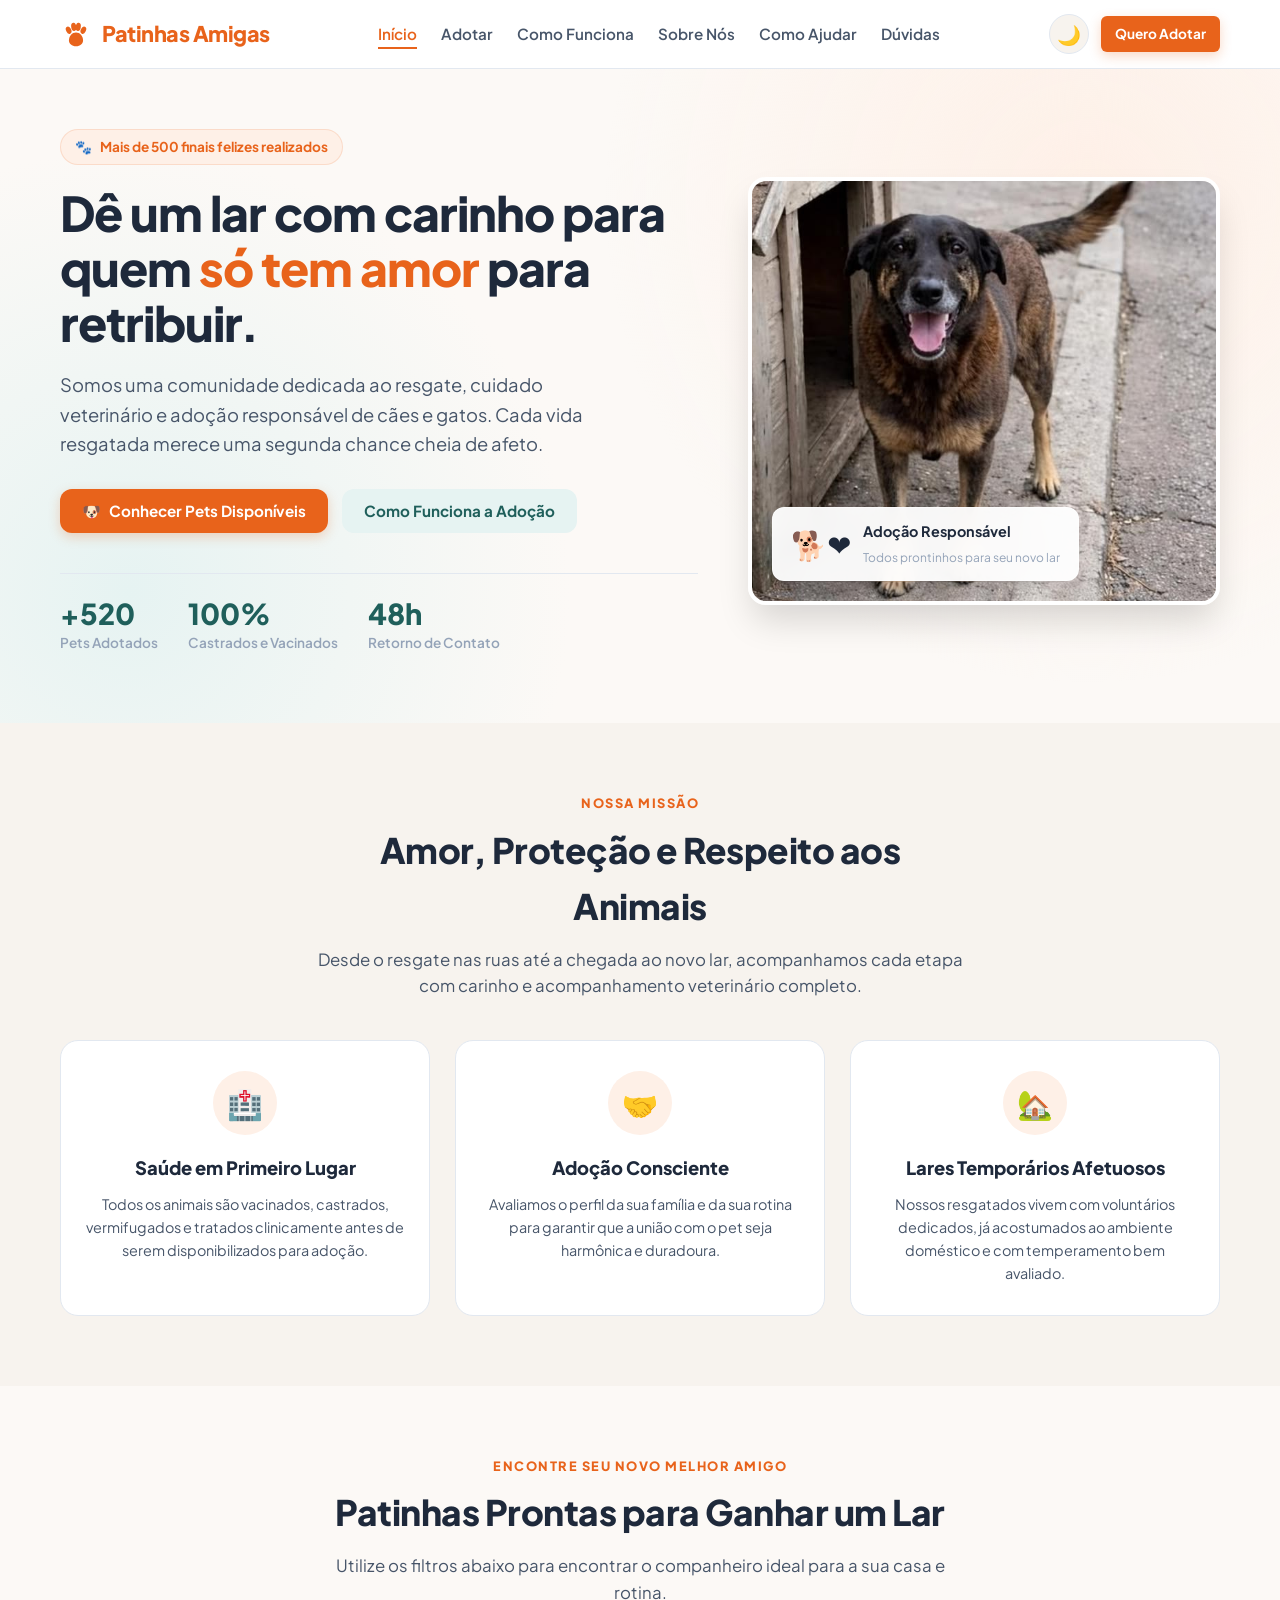
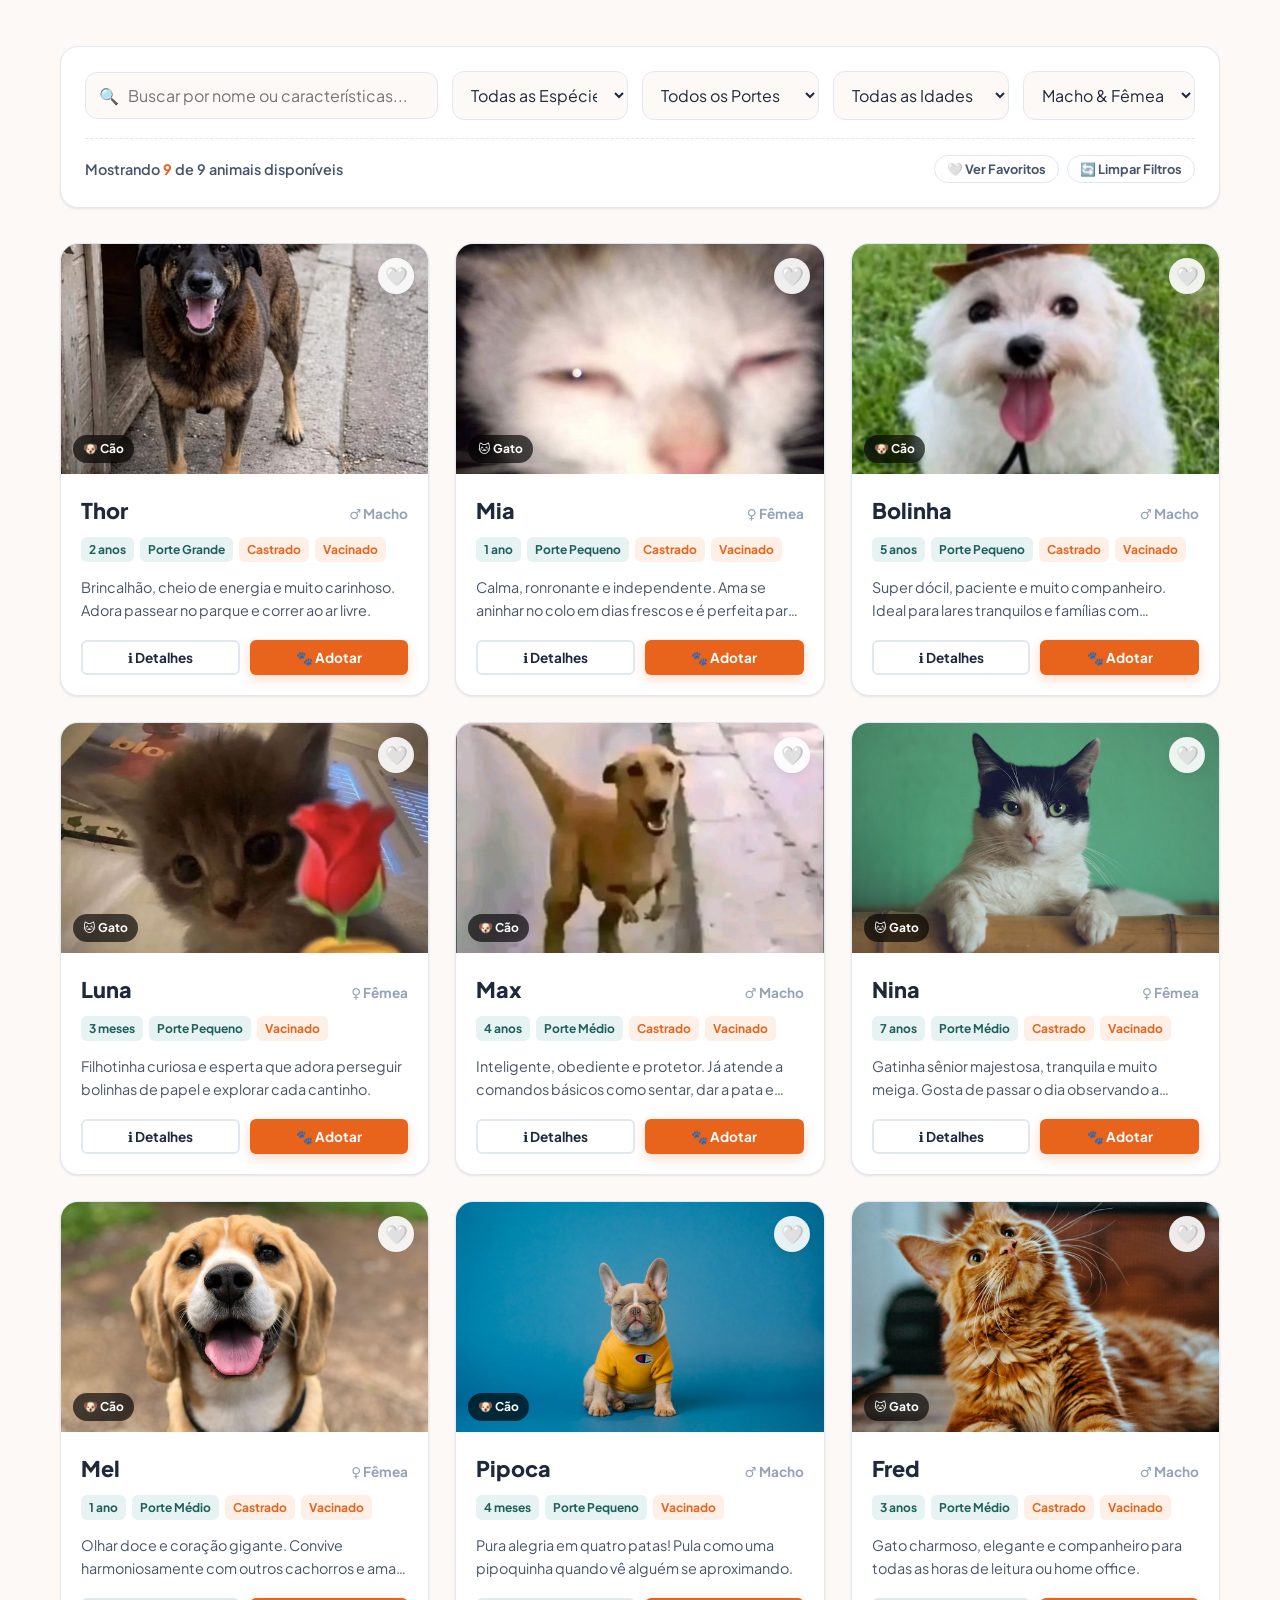
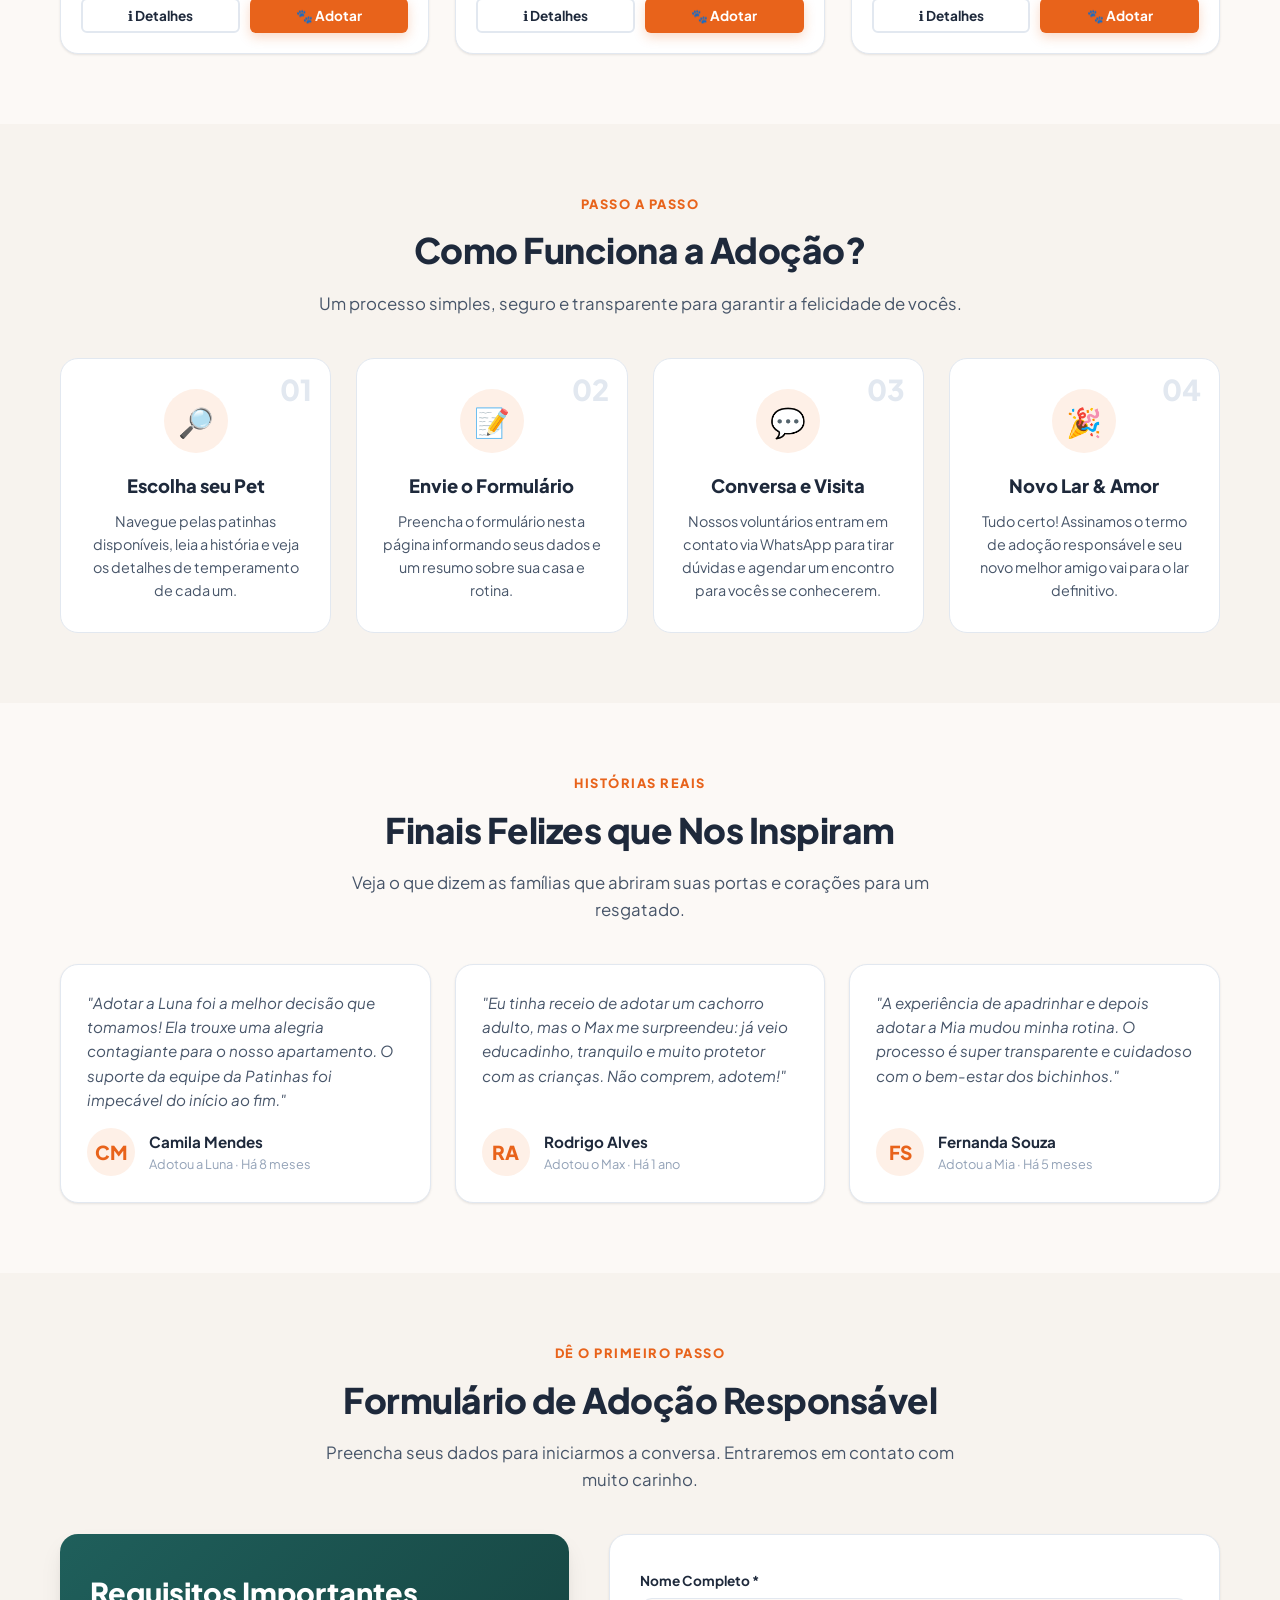
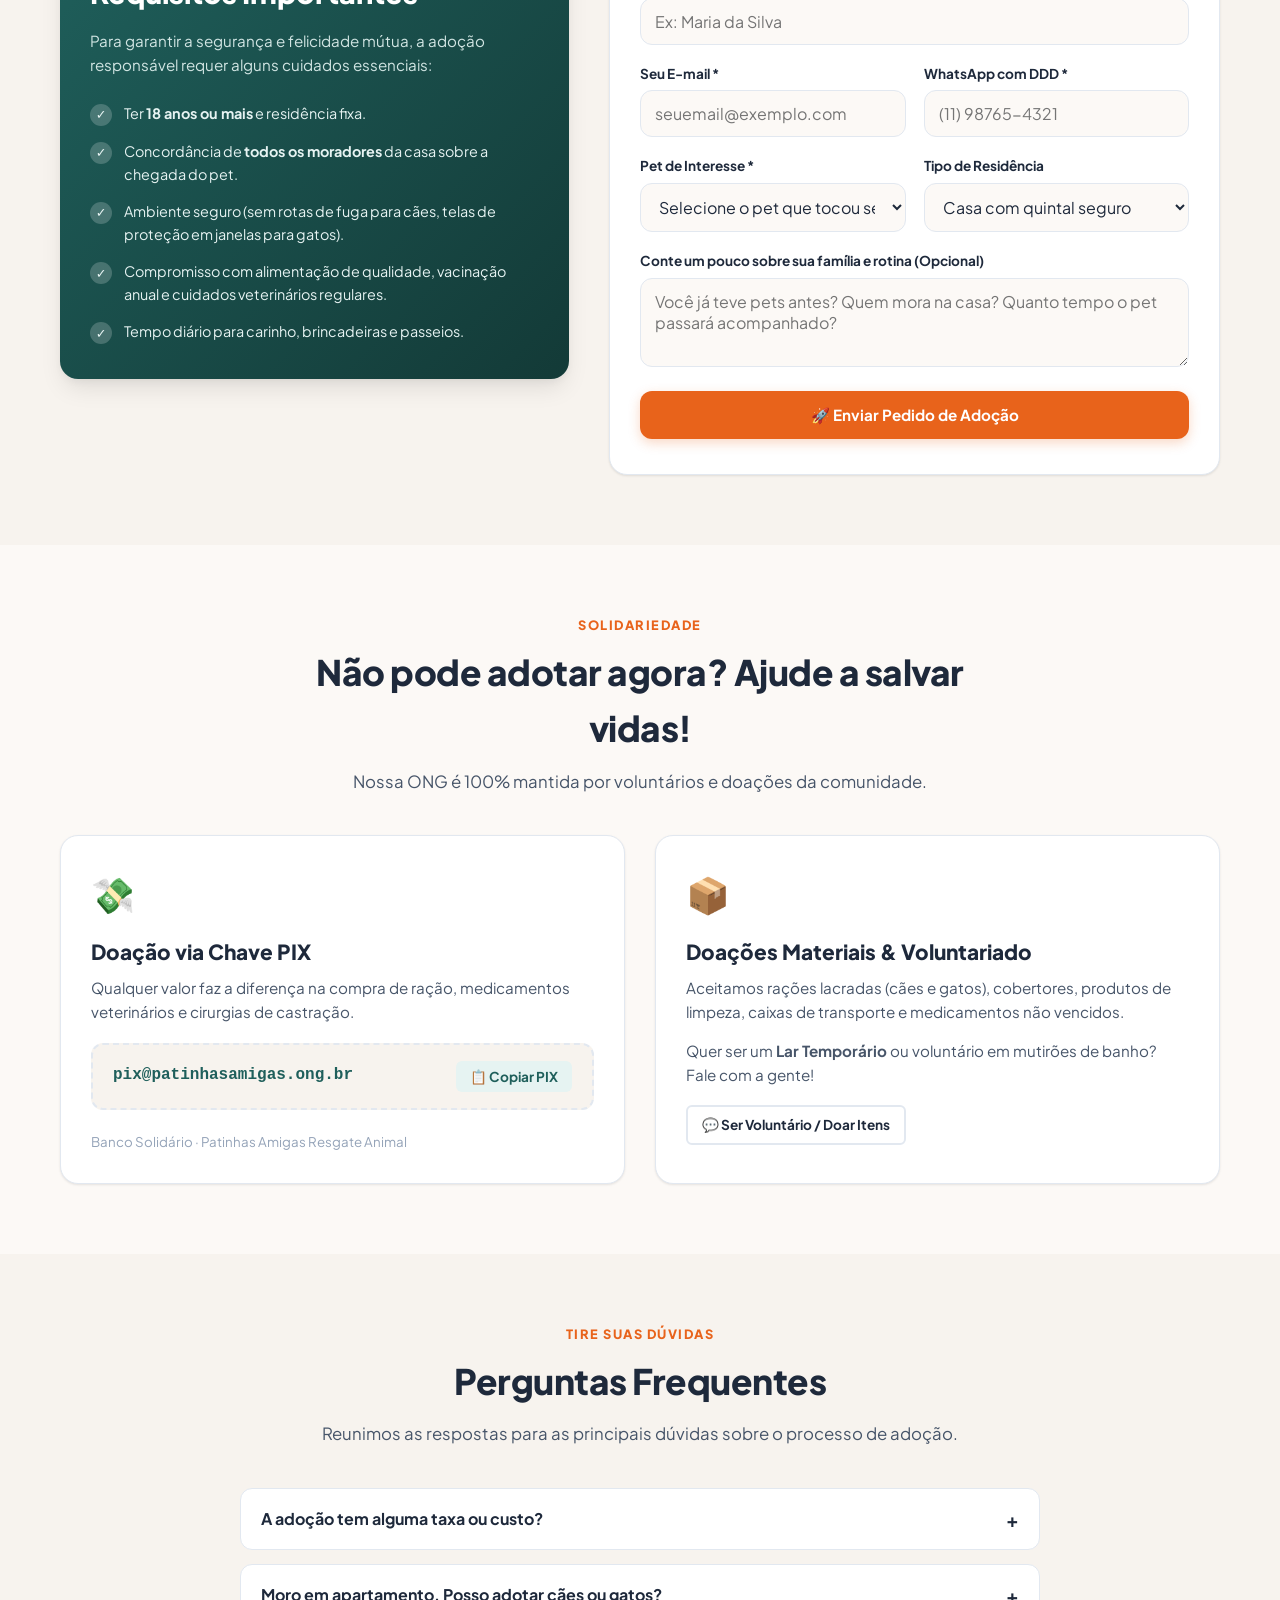
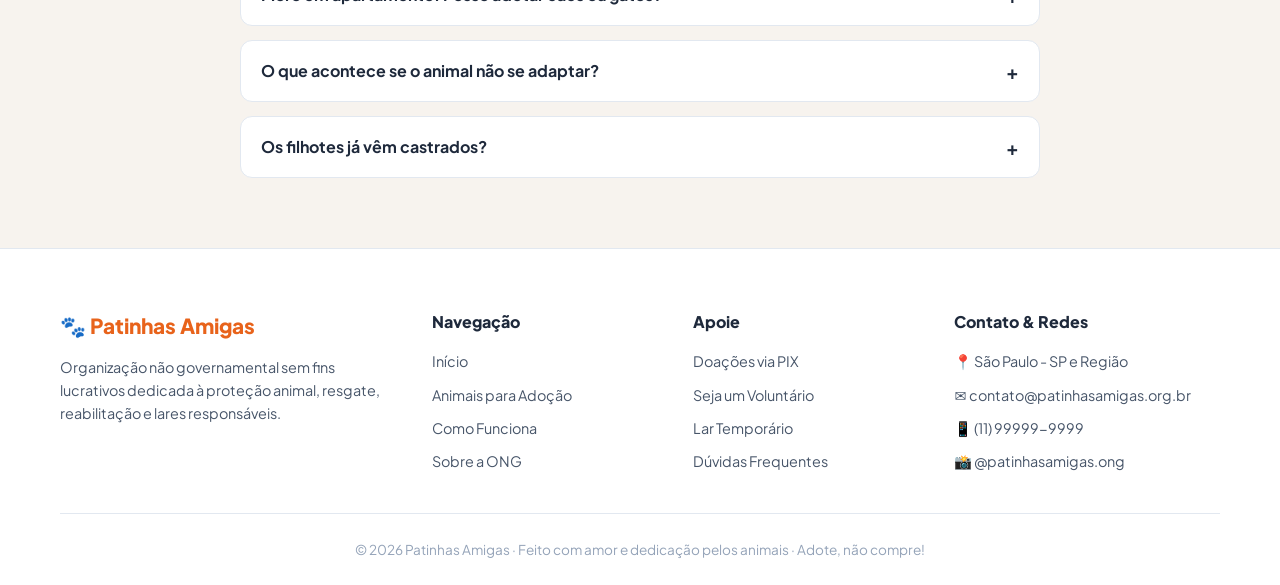
<file: index.html>
<!DOCTYPE html>
<html lang="pt-BR">
<head>
  <meta charset="UTF-8">
  <meta name="viewport" content="width=device-width, initial-scale=1.0">
  <meta name="description" content="Patinhas Amigas - ONG de resgate e adoção responsável de cães e gatos. Dê um lar cheio de amor para quem precisa.">
  <meta name="theme-color" content="#e8631b">
  
  <title>Patinhas Amigas | Adote um Amigo de Quatro Patas</title>
  
  <!-- Favicon -->
  <link rel="icon" type="image/svg+xml" href="assets/favicon.svg">

  <!-- Google Fonts: Plus Jakarta Sans -->
  <link rel="preconnect" href="https://fonts.googleapis.com">
  <link rel="preconnect" href="https://fonts.gstatic.com" crossorigin>
  <link href="https://fonts.googleapis.com/css2?family=Plus+Jakarta+Sans:wght@400;500;600;700;800&display=swap" rel="stylesheet">

  <!-- Folha de Estilos Principal -->
  <link rel="stylesheet" href="css/style.css">
</head>
<body>

  <!-- ========================================================
       CABEÇALHO & NAVEGAÇÃO
       ======================================================== -->
  <header class="header">
    <div class="nav-container">
      <a href="#" class="brand">
        <svg class="brand-icon" viewBox="0 0 100 100" xmlns="http://www.w3.org/2000/svg">
          <path d="M50 45 C38 45 28 56 28 70 C28 80 37 88 50 88 C63 88 72 80 72 70 C72 56 62 45 50 45 Z" fill="currentColor"/>
          <ellipse cx="27" cy="38" rx="8" ry="12" transform="rotate(-25 27 38)" fill="currentColor"/>
          <ellipse cx="43" cy="28" rx="8" ry="13" transform="rotate(-8 43 28)" fill="currentColor"/>
          <ellipse cx="57" cy="28" rx="8" ry="13" transform="rotate(8 57 28)" fill="currentColor"/>
          <ellipse cx="73" cy="38" rx="8" ry="12" transform="rotate(25 73 38)" fill="currentColor"/>
        </svg>
        <span>Patinhas Amigas</span>
      </a>

      <ul class="nav-menu" id="nav-menu">
        <li><a href="#inicio" class="nav-link active">Início</a></li>
        <li><a href="#animais" class="nav-link">Adotar</a></li>
        <li><a href="#como-funciona" class="nav-link">Como Funciona</a></li>
        <li><a href="#sobre" class="nav-link">Sobre Nós</a></li>
        <li><a href="#ajudar" class="nav-link">Como Ajudar</a></li>
        <li><a href="#faq" class="nav-link">Dúvidas</a></li>
      </ul>

      <div class="nav-actions">
        <!-- Alternador de Tema Escuro / Claro -->
        <button class="theme-toggle" id="theme-toggle" title="Alternar Modo Escuro / Claro" aria-label="Alternar tema">
          🌙
        </button>
        <a href="#quero-adotar" class="btn btn-primary btn-sm">Quero Adotar</a>
        <button class="mobile-toggle" id="mobile-toggle" aria-label="Abrir Menu">☰</button>
      </div>
    </div>
  </header>

  <!-- ========================================================
       HERO SECTION
       ======================================================== -->
  <section class="hero" id="inicio">
    <div class="container">
      <div class="hero-grid">
        <div class="hero-content">
          <div class="hero-badge">
            <span>🐾</span> Mais de 500 finais felizes realizados
          </div>
          <h1 class="hero-title">
            Dê um lar com carinho para quem <span class="highlight">só tem amor</span> para retribuir.
          </h1>
          <p class="hero-desc">
            Somos uma comunidade dedicada ao resgate, cuidado veterinário e adoção responsável de cães e gatos. Cada vida resgatada merece uma segunda chance cheia de afeto.
          </p>
          <div class="hero-cta">
            <a href="#animais" class="btn btn-primary">
              <span>🐶</span> Conhecer Pets Disponíveis
            </a>
            <a href="#como-funciona" class="btn btn-secondary">
              Como Funciona a Adoção
            </a>
          </div>
          <div class="hero-stats">
            <div class="stat-item">
              <h3>+520</h3>
              <p>Pets Adotados</p>
            </div>
            <div class="stat-item">
              <h3>100%</h3>
              <p>Castrados e Vacinados</p>
            </div>
            <div class="stat-item">
              <h3>48h</h3>
              <p>Retorno de Contato</p>
            </div>
          </div>
        </div>

        <div class="hero-visual">
          <div class="hero-card-banner">
            <img src="assets/images/thor.jpg" alt="Cachorro Thor sorrindo pronto para adoção">
            <div class="hero-floating-badge">
              <span class="floating-icon">🐕❤️</span>
              <div class="floating-text">
                <strong>Adoção Responsável</strong>
                <span>Todos prontinhos para seu novo lar</span>
              </div>
            </div>
          </div>
        </div>
      </div>
    </div>
  </section>

  <!-- ========================================================
       SEÇÃO: SOBRE NÓS
       ======================================================== -->
  <section class="section section-alt" id="sobre">
    <div class="container">
      <div class="section-header">
        <span class="section-tag">Nossa Missão</span>
        <h2 class="section-title">Amor, Proteção e Respeito aos Animais</h2>
        <p class="section-subtitle">
          Desde o resgate nas ruas até a chegada ao novo lar, acompanhamos cada etapa com carinho e acompanhamento veterinário completo.
        </p>
      </div>

      <div class="steps-grid">
        <div class="step-card">
          <div class="step-icon">🏥</div>
          <h3 class="step-title">Saúde em Primeiro Lugar</h3>
          <p class="step-desc">Todos os animais são vacinados, castrados, vermifugados e tratados clinicamente antes de serem disponibilizados para adoção.</p>
        </div>
        <div class="step-card">
          <div class="step-icon">🤝</div>
          <h3 class="step-title">Adoção Consciente</h3>
          <p class="step-desc">Avaliamos o perfil da sua família e da sua rotina para garantir que a união com o pet seja harmônica e duradoura.</p>
        </div>
        <div class="step-card">
          <div class="step-icon">🏡</div>
          <h3 class="step-title">Lares Temporários Afetuosos</h3>
          <p class="step-desc">Nossos resgatados vivem com voluntários dedicados, já acostumados ao ambiente doméstico e com temperamento bem avaliado.</p>
        </div>
      </div>
    </div>
  </section>

  <!-- ========================================================
       SEÇÃO: ANIMAIS PARA ADOÇÃO (VITRINE & FILTROS)
       ======================================================== -->
  <section class="section" id="animais">
    <div class="container">
      <div class="section-header">
        <span class="section-tag">Encontre Seu Novo Melhor Amigo</span>
        <h2 class="section-title">Patinhas Prontas para Ganhar um Lar</h2>
        <p class="section-subtitle">Utilize os filtros abaixo para encontrar o companheiro ideal para a sua casa e rotina.</p>
      </div>

      <!-- Caixa de Filtros Avançada -->
      <div class="filter-box">
        <div class="filter-grid">
          <div class="input-group">
            <span class="input-icon">🔍</span>
            <input type="text" id="busca" class="filter-input" placeholder="Buscar por nome ou características...">
          </div>

          <div>
            <select id="filtro-especie" class="filter-select" aria-label="Filtrar por espécie">
              <option value="todos">Todas as Espécies</option>
              <option value="Cachorro">🐶 Cachorros</option>
              <option value="Gato">🐱 Gatos</option>
            </select>
          </div>

          <div>
            <select id="filtro-porte" class="filter-select" aria-label="Filtrar por porte">
              <option value="todos">Todos os Portes</option>
              <option value="Pequeno">Pequeno Porte</option>
              <option value="Médio">Médio Porte</option>
              <option value="Grande">Grande Porte</option>
            </select>
          </div>

          <div>
            <select id="filtro-idade" class="filter-select" aria-label="Filtrar por idade">
              <option value="todos">Todas as Idades</option>
              <option value="filhote">Filhotes</option>
              <option value="adulto">Adultos</option>
              <option value="senior">Sêniores (Mais calmos)</option>
            </select>
          </div>

          <div>
            <select id="filtro-sexo" class="filter-select" aria-label="Filtrar por sexo">
              <option value="todos">Macho & Fêmea</option>
              <option value="Macho">Machos</option>
              <option value="Fêmea">Fêmeas</option>
            </select>
          </div>
        </div>

        <div class="filter-extra-bar">
          <div class="results-count" id="contador-resultados">
            Carregando animais disponíveis...
          </div>
          <div class="quick-tags">
            <button class="pill-filter" id="btn-favoritos-filtro">
              🤍 Ver Favoritos
            </button>
            <button class="pill-filter" id="limpar-filtros">
              🔄 Limpar Filtros
            </button>
          </div>
        </div>
      </div>

      <!-- Grade Dinâmica dos Cards -->
      <div class="pets-grid" id="grade-animais">
        <!-- Gerado via JavaScript -->
      </div>
    </div>
  </section>

  <!-- ========================================================
       SEÇÃO: COMO FUNCIONA O PROCESSO DE ADOÇÃO
       ======================================================== -->
  <section class="section section-alt" id="como-funciona">
    <div class="container">
      <div class="section-header">
        <span class="section-tag">Passo a Passo</span>
        <h2 class="section-title">Como Funciona a Adoção?</h2>
        <p class="section-subtitle">Um processo simples, seguro e transparente para garantir a felicidade de vocês.</p>
      </div>

      <div class="steps-grid">
        <div class="step-card">
          <span class="step-num">01</span>
          <div class="step-icon">🔎</div>
          <h3 class="step-title">Escolha seu Pet</h3>
          <p class="step-desc">Navegue pelas patinhas disponíveis, leia a história e veja os detalhes de temperamento de cada um.</p>
        </div>

        <div class="step-card">
          <span class="step-num">02</span>
          <div class="step-icon">📝</div>
          <h3 class="step-title">Envie o Formulário</h3>
          <p class="step-desc">Preencha o formulário nesta página informando seus dados e um resumo sobre sua casa e rotina.</p>
        </div>

        <div class="step-card">
          <span class="step-num">03</span>
          <div class="step-icon">💬</div>
          <h3 class="step-title">Conversa e Visita</h3>
          <p class="step-desc">Nossos voluntários entram em contato via WhatsApp para tirar dúvidas e agendar um encontro para vocês se conhecerem.</p>
        </div>

        <div class="step-card">
          <span class="step-num">04</span>
          <div class="step-icon">🎉</div>
          <h3 class="step-title">Novo Lar & Amor</h3>
          <p class="step-desc">Tudo certo! Assinamos o termo de adoção responsável e seu novo melhor amigo vai para o lar definitivo.</p>
        </div>
      </div>
    </div>
  </section>

  <!-- ========================================================
       SEÇÃO: DEPOIMENTOS / FINAIS FELIZES
       ======================================================== -->
  <section class="section">
    <div class="container">
      <div class="section-header">
        <span class="section-tag">Histórias Reais</span>
        <h2 class="section-title">Finais Felizes que Nos Inspiram</h2>
        <p class="section-subtitle">Veja o que dizem as famílias que abriram suas portas e corações para um resgatado.</p>
      </div>

      <div class="stories-grid">
        <div class="story-card">
          <p class="story-quote">
            "Adotar a Luna foi a melhor decisão que tomamos! Ela trouxe uma alegria contagiante para o nosso apartamento. O suporte da equipe da Patinhas foi impecável do início ao fim."
          </p>
          <div class="story-author">
            <div class="author-avatar">CM</div>
            <div class="author-info">
              <h4>Camila Mendes</h4>
              <p>Adotou a Luna · Há 8 meses</p>
            </div>
          </div>
        </div>

        <div class="story-card">
          <p class="story-quote">
            "Eu tinha receio de adotar um cachorro adulto, mas o Max me surpreendeu: já veio educadinho, tranquilo e muito protetor com as crianças. Não comprem, adotem!"
          </p>
          <div class="story-author">
            <div class="author-avatar">RA</div>
            <div class="author-info">
              <h4>Rodrigo Alves</h4>
              <p>Adotou o Max · Há 1 ano</p>
            </div>
          </div>
        </div>

        <div class="story-card">
          <p class="story-quote">
            "A experiência de apadrinhar e depois adotar a Mia mudou minha rotina. O processo é super transparente e cuidadoso com o bem-estar dos bichinhos."
          </p>
          <div class="story-author">
            <div class="author-avatar">FS</div>
            <div class="author-info">
              <h4>Fernanda Souza</h4>
              <p>Adotou a Mia · Há 5 meses</p>
            </div>
          </div>
        </div>
      </div>
    </div>
  </section>

  <!-- ========================================================
       SEÇÃO: FORMULÁRIO DE ADOÇÃO
       ======================================================== -->
  <section class="section section-alt" id="quero-adotar">
    <div class="container">
      <div class="section-header">
        <span class="section-tag">Dê o Primeiro Passo</span>
        <h2 class="section-title">Formulário de Adoção Responsável</h2>
        <p class="section-subtitle">Preencha seus dados para iniciarmos a conversa. Entraremos em contato com muito carinho.</p>
      </div>

      <div class="adopt-section-grid">
        <!-- Requisitos e Orientações -->
        <div class="adopt-info-card">
          <h3>Requisitos Importantes</h3>
          <p>Para garantir a segurança e felicidade mútua, a adoção responsável requer alguns cuidados essenciais:</p>

          <ul class="requirements-list">
            <li>
              <span class="check-icon">✓</span>
              <span>Ter <strong>18 anos ou mais</strong> e residência fixa.</span>
            </li>
            <li>
              <span class="check-icon">✓</span>
              <span>Concordância de <strong>todos os moradores</strong> da casa sobre a chegada do pet.</span>
            </li>
            <li>
              <span class="check-icon">✓</span>
              <span>Ambiente seguro (sem rotas de fuga para cães, telas de proteção em janelas para gatos).</span>
            </li>
            <li>
              <span class="check-icon">✓</span>
              <span>Compromisso com alimentação de qualidade, vacinação anual e cuidados veterinários regulares.</span>
            </li>
            <li>
              <span class="check-icon">✓</span>
              <span>Tempo diário para carinho, brincadeiras e passeios.</span>
            </li>
          </ul>
        </div>

        <!-- Formulário Dinâmico -->
        <div class="form-wrapper">
          <form id="form-adocao" novalidate>
            <div class="form-grid">
              <div class="form-group full">
                <label for="nome" class="form-label">Nome Completo *</label>
                <input type="text" id="nome" class="form-control" placeholder="Ex: Maria da Silva">
                <p class="error-msg" id="erro-nome">Digite seu nome completo (mínimo de 3 letras).</p>
              </div>

              <div class="form-group">
                <label for="email" class="form-label">Seu E-mail *</label>
                <input type="email" id="email" class="form-control" placeholder="seuemail@exemplo.com">
                <p class="error-msg" id="erro-email">Digite um endereço de e-mail válido.</p>
              </div>

              <div class="form-group">
                <label for="telefone" class="form-label">WhatsApp com DDD *</label>
                <input type="tel" id="telefone" class="form-control" placeholder="(11) 98765-4321">
                <p class="error-msg" id="erro-telefone">Digite um telefone válido com DDD (pelo menos 10 números).</p>
              </div>

              <div class="form-group">
                <label for="animal-interesse" class="form-label">Pet de Interesse *</label>
                <select id="animal-interesse" class="form-control">
                  <option value="">Selecione um animal...</option>
                </select>
                <p class="error-msg" id="erro-animal">Selecione o pet que você deseja adotar.</p>
              </div>

              <div class="form-group">
                <label for="tipo-moradia" class="form-label">Tipo de Residência</label>
                <select id="tipo-moradia" class="form-control">
                  <option value="casa">Casa com quintal seguro</option>
                  <option value="apartamento">Apartamento telado / com proteção</option>
                  <option value="sitio">Chácara ou Sítio</option>
                </select>
              </div>

              <div class="form-group full">
                <label for="mensagem" class="form-label">Conte um pouco sobre sua família e rotina (Opcional)</label>
                <textarea id="mensagem" class="form-control" rows="3" placeholder="Você já teve pets antes? Quem mora na casa? Quanto tempo o pet passará acompanhado?"></textarea>
              </div>

              <div class="form-group full">
                <button type="submit" class="btn btn-primary btn-block" style="padding:14px;">
                  🚀 Enviar Pedido de Adoção
                </button>
              </div>
            </div>
          </form>

          <!-- Toast com mensagem de confirmação -->
          <div class="toast-success" id="mensagem-ok" role="alert"></div>
        </div>
      </div>
    </div>
  </section>

  <!-- ========================================================
       SEÇÃO: COMO AJUDAR / DOAÇÕES
       ======================================================== -->
  <section class="section" id="ajudar">
    <div class="container">
      <div class="section-header">
        <span class="section-tag">Solidariedade</span>
        <h2 class="section-title">Não pode adotar agora? Ajude a salvar vidas!</h2>
        <p class="section-subtitle">Nossa ONG é 100% mantida por voluntários e doações da comunidade.</p>
      </div>

      <div class="help-grid">
        <div class="help-card">
          <div style="font-size: 2.2rem; margin-bottom: 12px;">💸</div>
          <h3 style="font-size: 1.3rem; font-weight: 800; margin-bottom: 8px;">Doação via Chave PIX</h3>
          <p style="color:var(--text-secondary); font-size:0.95rem;">Qualquer valor faz a diferença na compra de ração, medicamentos veterinários e cirurgias de castração.</p>
          
          <div class="pix-box">
            <span class="pix-key" id="chave-pix-texto">pix@patinhasamigas.ong.br</span>
            <button class="btn btn-secondary btn-sm" id="btn-copiar-pix" title="Copiar Chave PIX">
              📋 Copiar PIX
            </button>
          </div>
          <small style="color:var(--text-muted);">Banco Solidário · Patinhas Amigas Resgate Animal</small>
        </div>

        <div class="help-card">
          <div style="font-size: 2.2rem; margin-bottom: 12px;">📦</div>
          <h3 style="font-size: 1.3rem; font-weight: 800; margin-bottom: 8px;">Doações Materiais & Voluntariado</h3>
          <p style="color:var(--text-secondary); font-size:0.95rem; margin-bottom: 14px;">
            Aceitamos rações lacradas (cães e gatos), cobertores, produtos de limpeza, caixas de transporte e medicamentos não vencidos.
          </p>
          <p style="color:var(--text-secondary); font-size:0.95rem;">
            Quer ser um <strong>Lar Temporário</strong> ou voluntário em mutirões de banho? Fale com a gente!
          </p>
          <div style="margin-top: 18px;">
            <a href="https://api.whatsapp.com/send?phone=5511999999999&text=Olá!%20Gostaria%20de%20ajudar%20como%20voluntário%20ou%20fazer%20uma%20doação%20material." target="_blank" class="btn btn-outline btn-sm">
              💬 Ser Voluntário / Doar Itens
            </a>
          </div>
        </div>
      </div>
    </div>
  </section>

  <!-- ========================================================
       SEÇÃO: PERGUNTAS FREQUENTES (FAQ)
       ======================================================== -->
  <section class="section section-alt" id="faq">
    <div class="container">
      <div class="section-header">
        <span class="section-tag">Tire Suas Dúvidas</span>
        <h2 class="section-title">Perguntas Frequentes</h2>
        <p class="section-subtitle">Reunimos as respostas para as principais dúvidas sobre o processo de adoção.</p>
      </div>

      <div class="faq-list">
        <div class="faq-item">
          <button class="faq-question">
            <span>A adoção tem alguma taxa ou custo?</span>
            <span class="faq-icon">+</span>
          </button>
          <div class="faq-answer">
            <p>Não cobramos taxa obrigatória pela adoção! Todos os animais são entregues vacinados e castrados. Aceitamos e incentivamos qualquer contribuição voluntária para nos ajudar a continuar resgatando outros bichinhos.</p>
          </div>
        </div>

        <div class="faq-item">
          <button class="faq-question">
            <span>Moro em apartamento. Posso adotar cães ou gatos?</span>
            <span class="faq-icon">+</span>
          </button>
          <div class="faq-answer">
            <p>Com certeza! Para gatos, exigimos apenas que o apartamento possua telas de proteção em todas as janelas e sacadas. Para cães, avaliamos o nível de energia do pet para garantir que ele se adapte bem ao espaço.</p>
          </div>
        </div>

        <div class="faq-item">
          <button class="faq-question">
            <span>O que acontece se o animal não se adaptar?</span>
            <span class="faq-icon">+</span>
          </button>
          <div class="faq-answer">
            <p>Oferecemos acompanhamento pós-adoção com dicas de adaptação e comportamento. Caso após todos os esforços o pet realmente não se adapte, nós o acolhemos de volta sem qualquer julgamento. O bem-estar do pet e da família vem sempre em primeiro lugar.</p>
          </div>
        </div>

        <div class="faq-item">
          <button class="faq-question">
            <span>Os filhotes já vêm castrados?</span>
            <span class="faq-icon">+</span>
          </button>
          <div class="faq-answer">
            <p>Filhotes com menos de 5 meses ainda não têm idade para castração cirúrgica. Nesses casos, o adotante assina um termo com castração já garantida e coberta pela nossa ONG assim que o animal atingir a idade recomendada.</p>
          </div>
        </div>
      </div>
    </div>
  </section>

  <!-- ========================================================
       RODAPÉ
       ======================================================== -->
  <footer class="footer">
    <div class="container">
      <div class="footer-grid">
        <div>
          <div class="footer-brand">
            <span>🐾 Patinhas Amigas</span>
          </div>
          <p class="footer-desc">
            Organização não governamental sem fins lucrativos dedicada à proteção animal, resgate, reabilitação e lares responsáveis.
          </p>
        </div>

        <div>
          <h4 class="footer-title">Navegação</h4>
          <ul class="footer-links">
            <li><a href="#inicio">Início</a></li>
            <li><a href="#animais">Animais para Adoção</a></li>
            <li><a href="#como-funciona">Como Funciona</a></li>
            <li><a href="#sobre">Sobre a ONG</a></li>
          </ul>
        </div>

        <div>
          <h4 class="footer-title">Apoie</h4>
          <ul class="footer-links">
            <li><a href="#ajudar">Doações via PIX</a></li>
            <li><a href="#ajudar">Seja um Voluntário</a></li>
            <li><a href="#ajudar">Lar Temporário</a></li>
            <li><a href="#faq">Dúvidas Frequentes</a></li>
          </ul>
        </div>

        <div>
          <h4 class="footer-title">Contato & Redes</h4>
          <ul class="footer-links">
            <li>📍 São Paulo - SP e Região</li>
            <li>✉️ contato@patinhasamigas.org.br</li>
            <li>📱 (11) 99999-9999</li>
            <li>📸 @patinhasamigas.ong</li>
          </ul>
        </div>
      </div>

      <div class="footer-bottom">
        <p>&copy; 2026 Patinhas Amigas · Feito com amor e dedicação pelos animais · Adote, não compre!</p>
      </div>
    </div>
  </footer>

  <!-- ========================================================
       MODAL DE DETALHES DO PET
       ======================================================== -->
  <div class="modal-overlay" id="modal" role="dialog" aria-modal="true">
    <div class="modal-container">
      <button class="modal-close-btn" id="fechar-modal" aria-label="Fechar janela">&times;</button>
      <div class="modal-body" id="detalhes-animal">
        <!-- Preenchido dinamicamente via JS -->
      </div>
    </div>
  </div>

  <!-- Botão Flutuante Voltar ao Topo -->
  <button class="back-to-top" id="back-to-top" title="Voltar ao início" aria-label="Voltar ao topo">
    ↑
  </button>

  <!-- Script Principal -->
  <script src="js/app.js"></script>
</body>
</html>
</file>
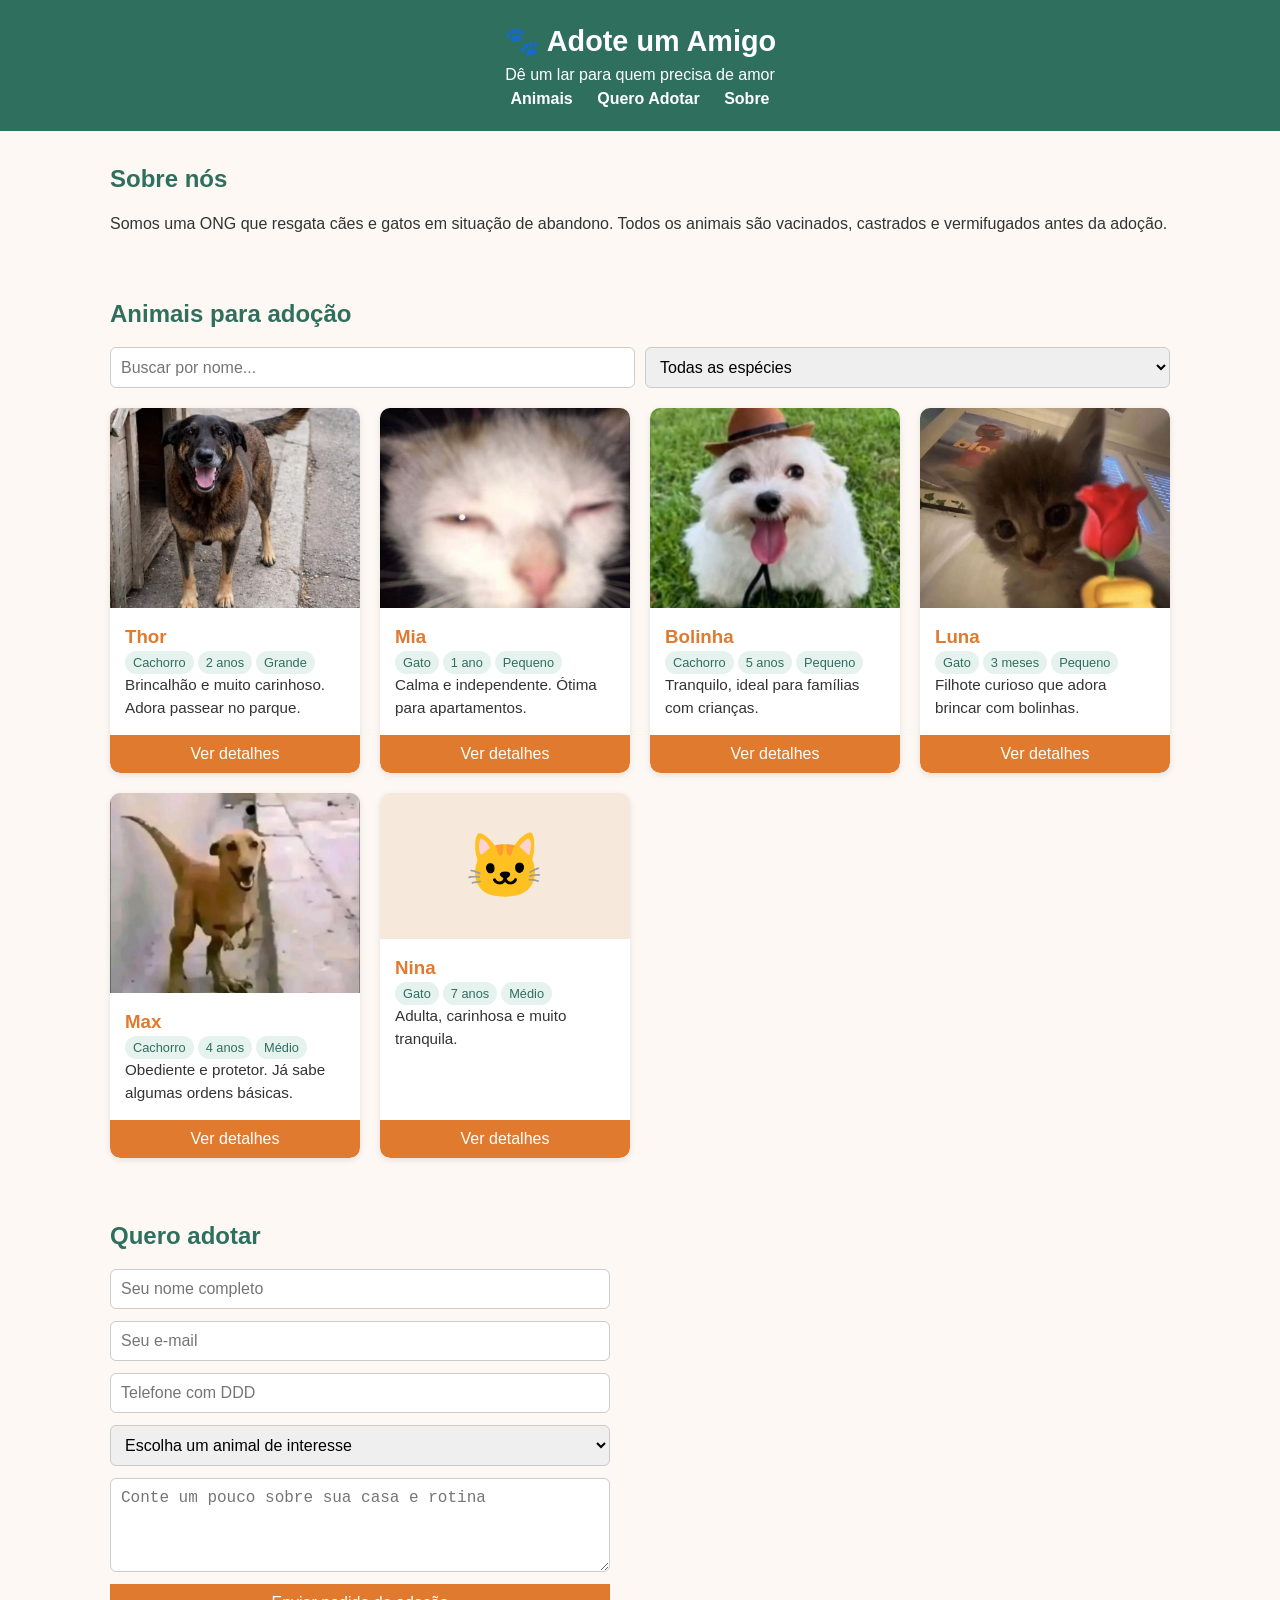
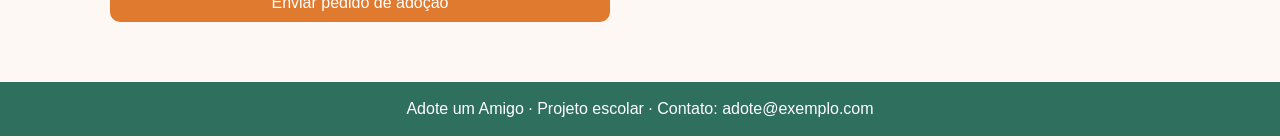
<file: patinhas-em-casa.html>
<!DOCTYPE html>
<html lang="pt-BR">
<head>
  <meta charset="UTF-8">
  <meta name="viewport" content="width=device-width, initial-scale=1.0">
  <title>Adote um Amigo - Adoção de Animais</title>
  <style>
    /* ===== CSS: aparência do site ===== */
    :root {
      --cor-principal: #e07a2f;
      --cor-secundaria: #2f6f5e;
      --fundo: #fdf8f3;
      --texto: #333;
      --branco: #fff;
    }
    * { box-sizing: border-box; margin: 0; padding: 0; }
    body {
      font-family: Arial, Helvetica, sans-serif;
      background: var(--fundo);
      color: var(--texto);
      line-height: 1.5;
    }
    header {
      background: var(--cor-secundaria);
      color: var(--branco);
      padding: 20px;
      text-align: center;
    }
    header h1 { font-size: 1.8rem; }
    nav a {
      color: var(--branco);
      margin: 0 10px;
      text-decoration: none;
      font-weight: bold;
    }
    section { padding: 30px 20px; max-width: 1100px; margin: auto; }
    h2 { color: var(--cor-secundaria); margin-bottom: 15px; }

    /* Filtros */
    .filtros {
      display: flex;
      flex-wrap: wrap;
      gap: 10px;
      margin-bottom: 20px;
    }
    .filtros input, .filtros select {
      padding: 10px;
      border: 1px solid #ccc;
      border-radius: 6px;
      font-size: 1rem;
      flex: 1;
      min-width: 150px;
    }

    /* Cards dos animais */
    .grade {
      display: grid;
      grid-template-columns: repeat(auto-fill, minmax(230px, 1fr));
      gap: 20px;
    }
    .card {
      background: var(--branco);
      border-radius: 10px;
      overflow: hidden;
      box-shadow: 0 2px 6px rgba(0,0,0,0.1);
      display: flex;
      flex-direction: column;
    }
    .card .emoji {
      font-size: 4rem;
      text-align: center;
      background: #f6e9dc;
      padding: 25px 0;
    }
    .card img {
      width: 100%;
      height: 200px;
      object-fit: cover;
      display: block;
    }
    .detalhes-foto {
      width: 100%;
      max-height: 300px;
      object-fit: cover;
      border-radius: 8px;
      margin-bottom: 10px;
    }
    .card .info { padding: 15px; flex: 1; }
    .card h3 { color: var(--cor-principal); }
    .card p { font-size: 0.95rem; }
    .card button, .btn {
      background: var(--cor-principal);
      color: var(--branco);
      border: none;
      padding: 10px;
      width: 100%;
      cursor: pointer;
      font-size: 1rem;
      border-radius: 0 0 10px 10px;
    }
    .card button:hover, .btn:hover { opacity: 0.9; }
    .tag {
      display: inline-block;
      background: #e6f2ee;
      color: var(--cor-secundaria);
      padding: 2px 8px;
      border-radius: 12px;
      font-size: 0.8rem;
      margin-right: 4px;
    }

    /* Modal (janela de detalhes) */
    .modal {
      display: none;
      position: fixed;
      inset: 0;
      background: rgba(0,0,0,0.5);
      justify-content: center;
      align-items: center;
      padding: 15px;
    }
    .modal.ativo { display: flex; }
    .modal-conteudo {
      background: var(--branco);
      padding: 25px;
      border-radius: 10px;
      max-width: 500px;
      width: 100%;
      position: relative;
    }
    .fechar {
      position: absolute;
      top: 10px;
      right: 15px;
      font-size: 1.5rem;
      background: none;
      border: none;
      cursor: pointer;
    }

    /* Formulário */
    form { display: grid; gap: 12px; max-width: 500px; }
    form input, form select, form textarea {
      padding: 10px;
      border: 1px solid #ccc;
      border-radius: 6px;
      font-size: 1rem;
    }
    .erro { color: #c0392b; font-size: 0.9rem; display: none; }
    .mensagem-ok {
      background: #e6f2ee;
      color: var(--cor-secundaria);
      padding: 15px;
      border-radius: 6px;
      display: none;
      margin-top: 10px;
    }
    footer {
      background: var(--cor-secundaria);
      color: var(--branco);
      text-align: center;
      padding: 15px;
      margin-top: 30px;
    }
  </style>
</head>
<body>

  <!-- ===== HTML: estrutura da página ===== -->
  <header>
    <h1>🐾 Adote um Amigo</h1>
    <p>Dê um lar para quem precisa de amor</p>
    <nav>
      <a href="#animais">Animais</a>
      <a href="#quero-adotar">Quero Adotar</a>
      <a href="#sobre">Sobre</a>
    </nav>
  </header>

  <section id="sobre">
    <h2>Sobre nós</h2>
    <p>
      Somos uma ONG que resgata cães e gatos em situação de abandono.
      Todos os animais são vacinados, castrados e vermifugados antes da adoção.
    </p>
  </section>

  <section id="animais">
    <h2>Animais para adoção</h2>

    <!-- Filtros: busca por nome e por espécie -->
    <div class="filtros">
      <input type="text" id="busca" placeholder="Buscar por nome...">
      <select id="filtro-especie">
        <option value="todos">Todas as espécies</option>
        <option value="Cachorro">Cachorros</option>
        <option value="Gato">Gatos</option>
      </select>
    </div>

    <div class="grade" id="grade-animais"></div>
  </section>

  <section id="quero-adotar">
    <h2>Quero adotar</h2>
    <form id="form-adocao" novalidate>
      <input type="text" id="nome" placeholder="Seu nome completo">
      <p class="erro" id="erro-nome">Digite um nome com pelo menos 3 letras.</p>

      <input type="email" id="email" placeholder="Seu e-mail">
      <p class="erro" id="erro-email">Digite um e-mail válido.</p>

      <input type="tel" id="telefone" placeholder="Telefone com DDD">
      <p class="erro" id="erro-telefone">Digite um telefone com pelo menos 10 números.</p>

      <select id="animal-interesse">
        <option value="">Escolha um animal de interesse</option>
      </select>
      <p class="erro" id="erro-animal">Escolha um animal.</p>

      <textarea id="mensagem" rows="4" placeholder="Conte um pouco sobre sua casa e rotina"></textarea>

      <button type="submit" class="btn">Enviar pedido de adoção</button>
    </form>
    <div class="mensagem-ok" id="mensagem-ok">
      Obrigado! Recebemos seu pedido e entraremos em contato em até 3 dias úteis.
    </div>
  </section>

  <!-- Modal de detalhes do animal -->
  <div class="modal" id="modal">
    <div class="modal-conteudo">
      <button class="fechar" id="fechar-modal">&times;</button>
      <div id="detalhes-animal"></div>
    </div>
  </div>

  <footer>
    <p>Adote um Amigo · Projeto escolar · Contato: adote@exemplo.com</p>
  </footer>

  <!-- ===== JAVASCRIPT: dados e funcionalidades ===== -->
  <script>
    // 1) Dados dos animais (fácil de editar: basta copiar um bloco e mudar os valores)
    const animais = [
      { id: 1, nome: "Thor", especie: "Cachorro", idade: "2 anos", porte: "Grande", emoji: "🐕", foto: "[data-uri]", descricao: "Brincalhão e muito carinhoso. Adora passear no parque." },
      { id: 2, nome: "Mia", especie: "Gato", idade: "1 ano", porte: "Pequeno", emoji: "🐈", foto: "[data-uri]", descricao: "Calma e independente. Ótima para apartamentos." },
      { id: 3, nome: "Bolinha", especie: "Cachorro", idade: "5 anos", porte: "Pequeno", emoji: "🐩", foto: "[data-uri]", descricao: "Tranquilo, ideal para famílias com crianças." },
      { id: 4, nome: "Luna", especie: "Gato", idade: "3 meses", porte: "Pequeno", emoji: "😺", foto: "[data-uri]", descricao: "Filhote curioso que adora brincar com bolinhas." },
      { id: 5, nome: "Max", especie: "Cachorro", idade: "4 anos", porte: "Médio", emoji: "🐶", foto: "[data-uri]", descricao: "Obediente e protetor. Já sabe algumas ordens básicas." },
      { id: 6, nome: "Nina", especie: "Gato", idade: "7 anos", porte: "Médio", emoji: "🐱", foto: "", descricao: "Adulta, carinhosa e muito tranquila." }
    ];

    const grade = document.getElementById("grade-animais");
    const busca = document.getElementById("busca");
    const filtroEspecie = document.getElementById("filtro-especie");
    const selectInteresse = document.getElementById("animal-interesse");

    // 2) Mostra os cards na tela, aplicando os filtros
    function mostrarAnimais() {
      const termo = busca.value.toLowerCase();
      const especie = filtroEspecie.value;

      // Filtra a lista conforme nome e espécie
      const filtrados = animais.filter(a =>
        a.nome.toLowerCase().includes(termo) &&
        (especie === "todos" || a.especie === especie)
      );

      grade.innerHTML = "";

      if (filtrados.length === 0) {
        grade.innerHTML = "<p>Nenhum animal encontrado com esses filtros.</p>";
        return;
      }

      // Cria um card para cada animal filtrado
      filtrados.forEach(a => {
        const card = document.createElement("div");
        card.className = "card";
        card.innerHTML = `
          ${a.foto ? `<img src="${a.foto}" alt="Foto de ${a.nome}">` : `<div class="emoji">${a.emoji}</div>`}
          <div class="info">
            <h3>${a.nome}</h3>
            <p><span class="tag">${a.especie}</span><span class="tag">${a.idade}</span><span class="tag">${a.porte}</span></p>
            <p>${a.descricao}</p>
          </div>
          <button data-id="${a.id}">Ver detalhes</button>
        `;
        grade.appendChild(card);
      });
    }

    // 3) Preenche a lista de animais do formulário de adoção
    function preencherSelect() {
      animais.forEach(a => {
        const opcao = document.createElement("option");
        opcao.value = a.id;
        opcao.textContent = `${a.nome} (${a.especie})`;
        selectInteresse.appendChild(opcao);
      });
    }

    // 4) Abre o modal com os detalhes do animal clicado
    const modal = document.getElementById("modal");
    const detalhes = document.getElementById("detalhes-animal");

    grade.addEventListener("click", e => {
      if (e.target.tagName !== "BUTTON") return;
      const animal = animais.find(a => a.id == e.target.dataset.id);
      detalhes.innerHTML = `
        ${animal.foto ? `<img class="detalhes-foto" src="${animal.foto}" alt="Foto de ${animal.nome}">` : `<div style="font-size:5rem;text-align:center">${animal.emoji}</div>`}
        <h2>${animal.nome}</h2>
        <p><strong>Espécie:</strong> ${animal.especie}</p>
        <p><strong>Idade:</strong> ${animal.idade}</p>
        <p><strong>Porte:</strong> ${animal.porte}</p>
        <p>${animal.descricao}</p>
      `;
      modal.classList.add("ativo");
    });

    document.getElementById("fechar-modal").addEventListener("click", () => {
      modal.classList.remove("ativo");
    });

    // 5) Validação do formulário de adoção
    const form = document.getElementById("form-adocao");
    const okMensagem = document.getElementById("mensagem-ok");

    function mostrarErro(idErro, mostrar) {
      document.getElementById(idErro).style.display = mostrar ? "block" : "none";
    }

    form.addEventListener("submit", e => {
      e.preventDefault();

      const nome = document.getElementById("nome").value.trim();
      const email = document.getElementById("email").value.trim();
      const telefone = document.getElementById("telefone").value.replace(/\D/g, "");
      const animal = selectInteresse.value;

      const nomeOk = nome.length >= 3;
      const emailOk = /^[^\s@]+@[^\s@]+\.[^\s@]+$/.test(email);
      const telefoneOk = telefone.length >= 10;
      const animalOk = animal !== "";

      mostrarErro("erro-nome", !nomeOk);
      mostrarErro("erro-email", !emailOk);
      mostrarErro("erro-telefone", !telefoneOk);
      mostrarErro("erro-animal", !animalOk);

      if (nomeOk && emailOk && telefoneOk && animalOk) {
        okMensagem.style.display = "block";
        form.reset();
        okMensagem.scrollIntoView({ behavior: "smooth" });
      } else {
        okMensagem.style.display = "none";
      }
    });

    // 6) Eventos dos filtros e inicialização
    busca.addEventListener("input", mostrarAnimais);
    filtroEspecie.addEventListener("change", mostrarAnimais);

    preencherSelect();
    mostrarAnimais();
  </script>
</body>
</html>
</file>
<file: css/style.css>
/* ==========================================================
   PATINHAS - PROJETO ADOTE UM AMIGO
   Design System & Estilização Moderna
   ========================================================== */

/* --- VARIÁVEIS CSS (TEMA CLARO / DEFAULT) --- */
:root {
  --primary: #e8631b;
  --primary-hover: #cf5211;
  --primary-light: #fef0e7;
  --primary-dark: #b84307;

  --secondary: #1f5f5b;
  --secondary-hover: #174845;
  --secondary-light: #e6f3f2;

  --accent: #f59e0b;
  --accent-light: #fef3c7;

  --success: #10b981;
  --success-light: #ecfdf5;
  --danger: #ef4444;
  --danger-light: #fef2f2;

  --bg-body: #fcf9f6;
  --bg-surface: #ffffff;
  --bg-surface-alt: #f7f3ee;
  --bg-card: #ffffff;

  --text-primary: #1e293b;
  --text-secondary: #475569;
  --text-muted: #94a3b8;
  --text-inverse: #ffffff;

  --border: #e2e8f0;
  --border-focus: #e8631b;

  --radius-sm: 6px;
  --radius-md: 12px;
  --radius-lg: 18px;
  --radius-full: 9999px;

  --shadow-sm: 0 1px 3px rgba(0, 0, 0, 0.06), 0 1px 2px rgba(0, 0, 0, 0.04);
  --shadow-md: 0 4px 12px -2px rgba(0, 0, 0, 0.08), 0 2px 6px -2px rgba(0, 0, 0, 0.04);
  --shadow-lg: 0 12px 24px -4px rgba(0, 0, 0, 0.1), 0 4px 8px -2px rgba(0, 0, 0, 0.05);
  --shadow-xl: 0 20px 35px -5px rgba(0, 0, 0, 0.15);

  --font-main: 'Plus Jakarta Sans', system-ui, -apple-system, BlinkMacSystemFont, 'Segoe UI', Roboto, sans-serif;
  --transition: all 0.25s cubic-bezier(0.4, 0, 0.2, 1);
}

/* --- TEMA ESCURO (DARK MODE) --- */
[data-theme="dark"] {
  --bg-body: #0f172a;
  --bg-surface: #1e293b;
  --bg-surface-alt: #162033;
  --bg-card: #1e293b;

  --text-primary: #f8fafc;
  --text-secondary: #cbd5e1;
  --text-muted: #64748b;

  --border: #334155;
  --border-focus: #f97316;

  --primary-light: #2c1e14;
  --secondary-light: #132e2b;

  --shadow-sm: 0 1px 3px rgba(0, 0, 0, 0.3);
  --shadow-md: 0 4px 12px rgba(0, 0, 0, 0.4);
  --shadow-lg: 0 12px 24px rgba(0, 0, 0, 0.5);
}

/* --- RESET & BASE --- */
*, *::before, *::after {
  box-sizing: border-box;
  margin: 0;
  padding: 0;
}

html {
  scroll-behavior: smooth;
  font-size: 16px;
}

body {
  font-family: var(--font-main);
  background-color: var(--bg-body);
  color: var(--text-primary);
  line-height: 1.6;
  transition: background-color 0.3s ease, color 0.3s ease;
  overflow-x: hidden;
}

img {
  max-width: 100%;
  display: block;
}

a {
  color: inherit;
  text-decoration: none;
}

button {
  font-family: inherit;
  cursor: pointer;
  border: none;
  outline: none;
  background: none;
}

input, select, textarea {
  font-family: inherit;
  font-size: 1rem;
  color: var(--text-primary);
}

.container {
  width: 100%;
  max-width: 1200px;
  margin: 0 auto;
  padding: 0 20px;
}

/* --- HEADER & NAVEGAÇÃO --- */
.header {
  position: sticky;
  top: 0;
  z-index: 100;
  background-color: var(--bg-surface);
  border-bottom: 1px solid var(--border);
  backdrop-filter: blur(12px);
  transition: var(--transition);
}

.header.scrolled {
  box-shadow: var(--shadow-md);
}

.nav-container {
  display: flex;
  align-items: center;
  justify-content: space-between;
  padding: 14px 20px;
  max-width: 1200px;
  margin: 0 auto;
}

.brand {
  display: flex;
  align-items: center;
  gap: 10px;
  font-size: 1.35rem;
  font-weight: 800;
  color: var(--primary);
  letter-spacing: -0.5px;
}

.brand-icon {
  width: 32px;
  height: 32px;
  fill: var(--primary);
}

.nav-menu {
  display: flex;
  align-items: center;
  gap: 24px;
  list-style: none;
}

.nav-link {
  font-weight: 600;
  font-size: 0.95rem;
  color: var(--text-secondary);
  transition: var(--transition);
  position: relative;
  padding: 6px 0;
}

.nav-link:hover, .nav-link.active {
  color: var(--primary);
}

.nav-link::after {
  content: '';
  position: absolute;
  bottom: 0;
  left: 0;
  width: 0;
  height: 2px;
  background-color: var(--primary);
  transition: var(--transition);
}

.nav-link:hover::after, .nav-link.active::after {
  width: 100%;
}

.nav-actions {
  display: flex;
  align-items: center;
  gap: 12px;
}

.theme-toggle {
  width: 40px;
  height: 40px;
  border-radius: var(--radius-full);
  display: flex;
  align-items: center;
  justify-content: center;
  background-color: var(--bg-surface-alt);
  color: var(--text-secondary);
  font-size: 1.2rem;
  transition: var(--transition);
  border: 1px solid var(--border);
}

.theme-toggle:hover {
  background-color: var(--primary-light);
  color: var(--primary);
  transform: rotate(15deg);
}

.mobile-toggle {
  display: none;
  font-size: 1.5rem;
  color: var(--text-primary);
}

/* --- BOTÕES --- */
.btn {
  display: inline-flex;
  align-items: center;
  justify-content: center;
  gap: 8px;
  padding: 10px 22px;
  border-radius: var(--radius-md);
  font-weight: 700;
  font-size: 0.95rem;
  transition: var(--transition);
  text-align: center;
  cursor: pointer;
}

.btn-primary {
  background-color: var(--primary);
  color: var(--text-inverse);
  box-shadow: 0 4px 12px rgba(232, 99, 27, 0.25);
}

.btn-primary:hover {
  background-color: var(--primary-hover);
  transform: translateY(-2px);
  box-shadow: 0 6px 16px rgba(232, 99, 27, 0.35);
}

.btn-secondary {
  background-color: var(--secondary-light);
  color: var(--secondary);
}

.btn-secondary:hover {
  background-color: var(--secondary);
  color: var(--text-inverse);
  transform: translateY(-2px);
}

.btn-outline {
  border: 2px solid var(--border);
  color: var(--text-primary);
  background: transparent;
}

.btn-outline:hover {
  border-color: var(--primary);
  color: var(--primary);
}

.btn-sm {
  padding: 7px 14px;
  font-size: 0.85rem;
  border-radius: var(--radius-sm);
}

.btn-block {
  width: 100%;
}

/* --- HERO SECTION --- */
.hero {
  padding: 60px 0 70px;
  position: relative;
  overflow: hidden;
  background: radial-gradient(circle at 85% 20%, var(--primary-light) 0%, transparent 40%),
              radial-gradient(circle at 10% 80%, var(--secondary-light) 0%, transparent 35%);
}

.hero-grid {
  display: grid;
  grid-template-columns: 1.15fr 0.85fr;
  align-items: center;
  gap: 50px;
}

.hero-badge {
  display: inline-flex;
  align-items: center;
  gap: 8px;
  background-color: var(--primary-light);
  color: var(--primary);
  padding: 6px 14px;
  border-radius: var(--radius-full);
  font-size: 0.85rem;
  font-weight: 700;
  margin-bottom: 20px;
  border: 1px solid rgba(232, 99, 27, 0.15);
}

.hero-title {
  font-size: 3rem;
  line-height: 1.15;
  font-weight: 800;
  letter-spacing: -1px;
  margin-bottom: 20px;
  color: var(--text-primary);
}

.hero-title .highlight {
  color: var(--primary);
  position: relative;
}

.hero-desc {
  font-size: 1.15rem;
  color: var(--text-secondary);
  margin-bottom: 30px;
  max-width: 540px;
}

.hero-cta {
  display: flex;
  flex-wrap: wrap;
  gap: 14px;
  margin-bottom: 40px;
}

.hero-stats {
  display: flex;
  gap: 30px;
  border-top: 1px solid var(--border);
  padding-top: 25px;
}

.stat-item h3 {
  font-size: 1.8rem;
  font-weight: 800;
  color: var(--secondary);
  line-height: 1;
}

.stat-item p {
  font-size: 0.85rem;
  color: var(--text-muted);
  font-weight: 600;
  margin-top: 4px;
}

.hero-visual {
  position: relative;
}

.hero-card-banner {
  position: relative;
  border-radius: var(--radius-lg);
  overflow: hidden;
  box-shadow: var(--shadow-xl);
  border: 4px solid var(--bg-surface);
}

.hero-card-banner img {
  width: 100%;
  height: 420px;
  object-fit: cover;
  transition: transform 0.5s ease;
}

.hero-card-banner:hover img {
  transform: scale(1.03);
}

.hero-floating-badge {
  position: absolute;
  bottom: 20px;
  left: 20px;
  background: rgba(255, 255, 255, 0.95);
  backdrop-filter: blur(8px);
  padding: 12px 18px;
  border-radius: var(--radius-md);
  box-shadow: var(--shadow-lg);
  display: flex;
  align-items: center;
  gap: 12px;
  color: #1e293b;
  border: 1px solid rgba(255, 255, 255, 0.4);
}

[data-theme="dark"] .hero-floating-badge {
  background: rgba(30, 41, 59, 0.95);
  color: #f8fafc;
}

.floating-icon {
  font-size: 1.8rem;
}

.floating-text strong {
  display: block;
  font-size: 0.9rem;
}

.floating-text span {
  font-size: 0.75rem;
  color: var(--text-muted);
}

/* --- SEÇÕES GERAIS --- */
.section {
  padding: 70px 0;
}

.section-alt {
  background-color: var(--bg-surface-alt);
}

.section-header {
  text-align: center;
  max-width: 650px;
  margin: 0 auto 40px;
}

.section-tag {
  text-transform: uppercase;
  font-size: 0.8rem;
  font-weight: 800;
  letter-spacing: 1.5px;
  color: var(--primary);
  display: block;
  margin-bottom: 8px;
}

.section-title {
  font-size: 2.2rem;
  font-weight: 800;
  color: var(--text-primary);
  letter-spacing: -0.5px;
  margin-bottom: 12px;
}

.section-subtitle {
  font-size: 1.05rem;
  color: var(--text-secondary);
}

/* --- FILTROS DE ANIMAIS --- */
.filter-box {
  background-color: var(--bg-surface);
  border: 1px solid var(--border);
  border-radius: var(--radius-lg);
  padding: 24px;
  box-shadow: var(--shadow-sm);
  margin-bottom: 35px;
}

.filter-grid {
  display: grid;
  grid-template-columns: 2fr 1fr 1fr 1fr auto;
  gap: 14px;
  align-items: center;
}

.input-group {
  position: relative;
}

.input-icon {
  position: absolute;
  left: 14px;
  top: 50%;
  transform: translateY(-50%);
  color: var(--text-muted);
  pointer-events: none;
}

.filter-input {
  width: 100%;
  padding: 12px 14px 12px 42px;
  border: 1px solid var(--border);
  border-radius: var(--radius-md);
  background-color: var(--bg-body);
  transition: var(--transition);
}

.filter-select {
  width: 100%;
  padding: 12px 14px;
  border: 1px solid var(--border);
  border-radius: var(--radius-md);
  background-color: var(--bg-body);
  transition: var(--transition);
  cursor: pointer;
}

.filter-input:focus, .filter-select:focus {
  border-color: var(--primary);
  box-shadow: 0 0 0 3px rgba(232, 99, 27, 0.15);
}

.filter-extra-bar {
  display: flex;
  justify-content: space-between;
  align-items: center;
  margin-top: 18px;
  padding-top: 16px;
  border-top: 1px dashed var(--border);
  flex-wrap: wrap;
  gap: 12px;
}

.results-count {
  font-size: 0.9rem;
  color: var(--text-secondary);
  font-weight: 600;
}

.results-count strong {
  color: var(--primary);
}

.quick-tags {
  display: flex;
  gap: 8px;
  align-items: center;
  flex-wrap: wrap;
}

.pill-filter {
  padding: 5px 12px;
  border-radius: var(--radius-full);
  font-size: 0.8rem;
  font-weight: 700;
  border: 1px solid var(--border);
  background-color: var(--bg-surface);
  color: var(--text-secondary);
  transition: var(--transition);
  display: inline-flex;
  align-items: center;
  gap: 5px;
}

.pill-filter:hover, .pill-filter.active {
  background-color: var(--primary-light);
  border-color: var(--primary);
  color: var(--primary);
}

/* --- GRADE DE CARDS DOS PETS --- */
.pets-grid {
  display: grid;
  grid-template-columns: repeat(auto-fill, minmax(280px, 1fr));
  gap: 26px;
}

.pet-card {
  background-color: var(--bg-card);
  border: 1px solid var(--border);
  border-radius: var(--radius-lg);
  overflow: hidden;
  display: flex;
  flex-direction: column;
  box-shadow: var(--shadow-sm);
  transition: var(--transition);
  position: relative;
}

.pet-card:hover {
  transform: translateY(-6px);
  box-shadow: var(--shadow-lg);
  border-color: rgba(232, 99, 27, 0.3);
}

.card-img-wrapper {
  position: relative;
  width: 100%;
  height: 230px;
  overflow: hidden;
  background-color: var(--bg-surface-alt);
}

.card-img-wrapper img {
  width: 100%;
  height: 100%;
  object-fit: cover;
  transition: transform 0.5s ease;
}

.pet-card:hover .card-img-wrapper img {
  transform: scale(1.06);
}

.card-emoji-placeholder {
  width: 100%;
  height: 100%;
  display: flex;
  align-items: center;
  justify-content: center;
  font-size: 4.5rem;
  background: linear-gradient(135deg, var(--primary-light), var(--secondary-light));
}

.favorite-btn {
  position: absolute;
  top: 14px;
  right: 14px;
  width: 36px;
  height: 36px;
  background: rgba(255, 255, 255, 0.9);
  backdrop-filter: blur(4px);
  border-radius: var(--radius-full);
  display: flex;
  align-items: center;
  justify-content: center;
  font-size: 1.15rem;
  color: #94a3b8;
  box-shadow: var(--shadow-md);
  transition: var(--transition);
}

.favorite-btn:hover, .favorite-btn.favorited {
  color: #ef4444;
  transform: scale(1.15);
}

.card-species-badge {
  position: absolute;
  bottom: 12px;
  left: 12px;
  background: rgba(0, 0, 0, 0.65);
  color: #ffffff;
  backdrop-filter: blur(4px);
  font-size: 0.75rem;
  font-weight: 700;
  padding: 4px 10px;
  border-radius: var(--radius-full);
}

.pet-card-body {
  padding: 20px;
  display: flex;
  flex-direction: column;
  flex: 1;
}

.pet-header-info {
  display: flex;
  justify-content: space-between;
  align-items: baseline;
  margin-bottom: 8px;
}

.pet-name {
  font-size: 1.35rem;
  font-weight: 800;
  color: var(--text-primary);
}

.pet-sex {
  font-size: 0.85rem;
  font-weight: 700;
  color: var(--text-muted);
}

.pet-tags {
  display: flex;
  flex-wrap: wrap;
  gap: 6px;
  margin-bottom: 14px;
}

.tag-badge {
  font-size: 0.75rem;
  font-weight: 700;
  padding: 3px 8px;
  border-radius: var(--radius-sm);
  background-color: var(--secondary-light);
  color: var(--secondary);
}

.tag-badge.special {
  background-color: var(--primary-light);
  color: var(--primary);
}

.pet-desc {
  font-size: 0.9rem;
  color: var(--text-secondary);
  margin-bottom: 18px;
  flex: 1;
  display: -webkit-box;
  -webkit-line-clamp: 2;
  -webkit-box-orient: vertical;
  overflow: hidden;
}

.pet-card-actions {
  display: grid;
  grid-template-columns: 1fr 1fr;
  gap: 10px;
  margin-top: auto;
}

/* --- EMPTY STATE --- */
.empty-state {
  text-align: center;
  padding: 50px 20px;
  background-color: var(--bg-surface);
  border-radius: var(--radius-lg);
  border: 1px dashed var(--border);
  grid-column: 1 / -1;
}

.empty-icon {
  font-size: 3.5rem;
  margin-bottom: 12px;
}

.empty-title {
  font-size: 1.3rem;
  font-weight: 800;
  margin-bottom: 6px;
}

.empty-desc {
  color: var(--text-secondary);
  font-size: 0.95rem;
  margin-bottom: 18px;
}

/* --- SEÇÃO COMO FUNCIONA --- */
.steps-grid {
  display: grid;
  grid-template-columns: repeat(auto-fit, minmax(230px, 1fr));
  gap: 25px;
}

.step-card {
  background-color: var(--bg-surface);
  border: 1px solid var(--border);
  border-radius: var(--radius-lg);
  padding: 30px 24px;
  text-align: center;
  position: relative;
  transition: var(--transition);
}

.step-card:hover {
  transform: translateY(-4px);
  box-shadow: var(--shadow-md);
  border-color: var(--primary);
}

.step-num {
  position: absolute;
  top: 16px;
  right: 18px;
  font-size: 1.8rem;
  font-weight: 900;
  color: var(--border);
  line-height: 1;
}

.step-icon {
  width: 64px;
  height: 64px;
  background-color: var(--primary-light);
  color: var(--primary);
  border-radius: var(--radius-full);
  display: inline-flex;
  align-items: center;
  justify-content: center;
  font-size: 1.8rem;
  margin-bottom: 18px;
}

.step-title {
  font-size: 1.15rem;
  font-weight: 800;
  margin-bottom: 10px;
  color: var(--text-primary);
}

.step-desc {
  font-size: 0.9rem;
  color: var(--text-secondary);
}

/* --- SEÇÃO DEPOIMENTOS / FINAIS FELIZES --- */
.stories-grid {
  display: grid;
  grid-template-columns: repeat(auto-fit, minmax(320px, 1fr));
  gap: 24px;
}

.story-card {
  background-color: var(--bg-surface);
  border: 1px solid var(--border);
  border-radius: var(--radius-lg);
  padding: 26px;
  box-shadow: var(--shadow-sm);
  display: flex;
  flex-direction: column;
  gap: 16px;
}

.story-quote {
  font-size: 0.95rem;
  font-style: italic;
  color: var(--text-secondary);
  line-height: 1.6;
}

.story-author {
  display: flex;
  align-items: center;
  gap: 14px;
  margin-top: auto;
}

.author-avatar {
  width: 48px;
  height: 48px;
  border-radius: var(--radius-full);
  background-color: var(--primary-light);
  color: var(--primary);
  display: flex;
  align-items: center;
  justify-content: center;
  font-weight: 800;
  font-size: 1.2rem;
}

.author-info h4 {
  font-size: 0.95rem;
  font-weight: 700;
  color: var(--text-primary);
}

.author-info p {
  font-size: 0.8rem;
  color: var(--text-muted);
}

/* --- SEÇÃO FORMULÁRIO DE ADOÇÃO --- */
.adopt-section-grid {
  display: grid;
  grid-template-columns: 1fr 1.2fr;
  gap: 40px;
  align-items: start;
}

.adopt-info-card {
  background: linear-gradient(135deg, var(--secondary), #133a37);
  color: #ffffff;
  padding: 35px 30px;
  border-radius: var(--radius-lg);
  box-shadow: var(--shadow-lg);
}

.adopt-info-card h3 {
  font-size: 1.8rem;
  font-weight: 800;
  margin-bottom: 14px;
}

.adopt-info-card p {
  color: #d1e5e3;
  margin-bottom: 24px;
  font-size: 0.95rem;
}

.requirements-list {
  list-style: none;
  display: flex;
  flex-direction: column;
  gap: 14px;
}

.requirements-list li {
  display: flex;
  align-items: flex-start;
  gap: 12px;
  font-size: 0.9rem;
  color: #e6f3f2;
}

.requirements-list li span.check-icon {
  background-color: rgba(255, 255, 255, 0.2);
  width: 22px;
  height: 22px;
  border-radius: var(--radius-full);
  display: flex;
  align-items: center;
  justify-content: center;
  font-size: 0.8rem;
  flex-shrink: 0;
  margin-top: 2px;
}

.form-wrapper {
  background-color: var(--bg-surface);
  border: 1px solid var(--border);
  border-radius: var(--radius-lg);
  padding: 35px 30px;
  box-shadow: var(--shadow-sm);
}

.form-grid {
  display: grid;
  grid-template-columns: 1fr 1fr;
  gap: 18px;
}

.form-group.full {
  grid-column: 1 / -1;
}

.form-label {
  display: block;
  font-size: 0.85rem;
  font-weight: 700;
  margin-bottom: 6px;
  color: var(--text-primary);
}

.form-control {
  width: 100%;
  padding: 12px 14px;
  border: 1px solid var(--border);
  border-radius: var(--radius-md);
  background-color: var(--bg-body);
  transition: var(--transition);
}

.form-control:focus {
  border-color: var(--primary);
  box-shadow: 0 0 0 3px rgba(232, 99, 27, 0.15);
}

.form-control.error {
  border-color: var(--danger);
  background-color: var(--danger-light);
}

.error-msg {
  color: var(--danger);
  font-size: 0.8rem;
  font-weight: 600;
  margin-top: 4px;
  display: none;
}

.error-msg.visible {
  display: block;
}

/* Toast de confirmação */
.toast-success {
  display: none;
  background-color: var(--success-light);
  border: 1px solid var(--success);
  color: #065f46;
  padding: 18px 22px;
  border-radius: var(--radius-md);
  margin-top: 20px;
  animation: fadeIn 0.4s ease;
}

.toast-success.visible {
  display: block;
}

.toast-header {
  display: flex;
  align-items: center;
  gap: 10px;
  font-weight: 800;
  font-size: 1.05rem;
  margin-bottom: 6px;
}

/* --- SEÇÃO COMO AJUDAR / DOAÇÕES --- */
.help-grid {
  display: grid;
  grid-template-columns: 1fr 1fr;
  gap: 30px;
}

.help-card {
  background-color: var(--bg-surface);
  border: 1px solid var(--border);
  border-radius: var(--radius-lg);
  padding: 30px;
  box-shadow: var(--shadow-sm);
}

.pix-box {
  background-color: var(--bg-surface-alt);
  border: 2px dashed var(--border);
  padding: 16px 20px;
  border-radius: var(--radius-md);
  display: flex;
  align-items: center;
  justify-content: space-between;
  margin: 18px 0;
  gap: 10px;
}

.pix-key {
  font-family: monospace;
  font-size: 1rem;
  font-weight: 700;
  color: var(--secondary);
  word-break: break-all;
}

/* --- FAQ ACORDEÃO --- */
.faq-list {
  max-width: 800px;
  margin: 0 auto;
  display: flex;
  flex-direction: column;
  gap: 14px;
}

.faq-item {
  background-color: var(--bg-surface);
  border: 1px solid var(--border);
  border-radius: var(--radius-md);
  overflow: hidden;
  transition: var(--transition);
}

.faq-question {
  width: 100%;
  padding: 18px 20px;
  text-align: left;
  display: flex;
  justify-content: space-between;
  align-items: center;
  font-weight: 700;
  font-size: 1rem;
  color: var(--text-primary);
  background: none;
}

.faq-question:hover {
  color: var(--primary);
}

.faq-icon {
  font-size: 1.2rem;
  transition: transform 0.3s ease;
}

.faq-answer {
  max-height: 0;
  overflow: hidden;
  padding: 0 20px;
  color: var(--text-secondary);
  font-size: 0.95rem;
  transition: max-height 0.35s ease, padding 0.35s ease;
  line-height: 1.6;
}

.faq-item.active .faq-icon {
  transform: rotate(45deg);
}

.faq-item.active .faq-answer {
  max-height: 300px;
  padding: 0 20px 20px;
}

/* --- FOOTER --- */
.footer {
  background-color: var(--bg-surface);
  border-top: 1px solid var(--border);
  padding: 60px 0 25px;
  color: var(--text-secondary);
}

.footer-grid {
  display: grid;
  grid-template-columns: 1.5fr 1fr 1fr 1.2fr;
  gap: 40px;
  margin-bottom: 40px;
}

.footer-brand {
  display: flex;
  align-items: center;
  gap: 10px;
  font-size: 1.3rem;
  font-weight: 800;
  color: var(--primary);
  margin-bottom: 14px;
}

.footer-desc {
  font-size: 0.9rem;
  color: var(--text-secondary);
  line-height: 1.6;
}

.footer-title {
  font-size: 1rem;
  font-weight: 800;
  color: var(--text-primary);
  margin-bottom: 16px;
}

.footer-links {
  list-style: none;
  display: flex;
  flex-direction: column;
  gap: 10px;
  font-size: 0.9rem;
}

.footer-links a:hover {
  color: var(--primary);
}

.footer-bottom {
  text-align: center;
  padding-top: 25px;
  border-top: 1px solid var(--border);
  font-size: 0.85rem;
  color: var(--text-muted);
}

/* --- MODAIS --- */
.modal-overlay {
  position: fixed;
  inset: 0;
  background-color: rgba(15, 23, 42, 0.65);
  backdrop-filter: blur(6px);
  display: flex;
  align-items: center;
  justify-content: center;
  padding: 20px;
  z-index: 999;
  opacity: 0;
  pointer-events: none;
  transition: opacity 0.3s ease;
}

.modal-overlay.active {
  opacity: 1;
  pointer-events: auto;
}

.modal-container {
  background-color: var(--bg-surface);
  border-radius: var(--radius-lg);
  max-width: 650px;
  width: 100%;
  max-height: 90vh;
  overflow-y: auto;
  box-shadow: var(--shadow-xl);
  transform: scale(0.95);
  transition: transform 0.3s ease;
  position: relative;
  border: 1px solid var(--border);
}

.modal-overlay.active .modal-container {
  transform: scale(1);
}

.modal-close-btn {
  position: absolute;
  top: 16px;
  right: 18px;
  width: 36px;
  height: 36px;
  background-color: var(--bg-surface-alt);
  color: var(--text-secondary);
  border-radius: var(--radius-full);
  display: flex;
  align-items: center;
  justify-content: center;
  font-size: 1.3rem;
  z-index: 10;
  transition: var(--transition);
}

.modal-close-btn:hover {
  background-color: var(--danger-light);
  color: var(--danger);
  transform: rotate(90deg);
}

.modal-body {
  padding: 30px;
}

.modal-pet-img {
  width: 100%;
  height: 320px;
  object-fit: cover;
  border-radius: var(--radius-md);
  margin-bottom: 20px;
}

.modal-grid-details {
  display: grid;
  grid-template-columns: repeat(3, 1fr);
  gap: 12px;
  margin: 18px 0;
  background-color: var(--bg-surface-alt);
  padding: 16px;
  border-radius: var(--radius-md);
}

.modal-detail-item {
  text-align: center;
}

.modal-detail-item span {
  display: block;
  font-size: 0.75rem;
  color: var(--text-muted);
  font-weight: 700;
  text-transform: uppercase;
}

.modal-detail-item strong {
  font-size: 0.95rem;
  color: var(--text-primary);
}

.modal-health-tags {
  display: flex;
  gap: 8px;
  flex-wrap: wrap;
  margin: 16px 0;
}

.health-pill {
  font-size: 0.8rem;
  font-weight: 700;
  padding: 4px 10px;
  border-radius: var(--radius-full);
  background-color: var(--success-light);
  color: var(--success);
}

/* --- BOTÃO FLUTUANTE DE VOLTAR AO TOPO --- */
.back-to-top {
  position: fixed;
  bottom: 25px;
  right: 25px;
  width: 46px;
  height: 46px;
  background-color: var(--primary);
  color: #ffffff;
  border-radius: var(--radius-full);
  display: flex;
  align-items: center;
  justify-content: center;
  font-size: 1.2rem;
  box-shadow: var(--shadow-lg);
  opacity: 0;
  pointer-events: none;
  transition: var(--transition);
  z-index: 90;
}

.back-to-top.visible {
  opacity: 1;
  pointer-events: auto;
}

.back-to-top:hover {
  transform: translateY(-4px);
  background-color: var(--primary-hover);
}

/* --- ANIMAÇÕES --- */
@keyframes fadeIn {
  from { opacity: 0; transform: translateY(8px); }
  to { opacity: 1; transform: translateY(0); }
}

/* --- RESPONSIVIDADE --- */
@media (max-width: 992px) {
  .hero-grid {
    grid-template-columns: 1fr;
    text-align: center;
  }
  .hero-desc {
    margin-left: auto;
    margin-right: auto;
  }
  .hero-cta {
    justify-content: center;
  }
  .hero-stats {
    justify-content: center;
  }
  .filter-grid {
    grid-template-columns: 1fr 1fr;
  }
  .adopt-section-grid {
    grid-template-columns: 1fr;
  }
  .help-grid {
    grid-template-columns: 1fr;
  }
  .footer-grid {
    grid-template-columns: 1fr 1fr;
  }
}

@media (max-width: 768px) {
  .hero-title {
    font-size: 2.2rem;
  }
  .mobile-toggle {
    display: block;
  }
  .nav-menu {
    position: fixed;
    top: 70px;
    left: 0;
    width: 100%;
    background-color: var(--bg-surface);
    flex-direction: column;
    padding: 24px;
    border-bottom: 1px solid var(--border);
    box-shadow: var(--shadow-lg);
    transform: translateY(-150%);
    transition: transform 0.3s ease;
  }
  .nav-menu.active {
    transform: translateY(0);
  }
  .filter-grid {
    grid-template-columns: 1fr;
  }
  .form-grid {
    grid-template-columns: 1fr;
  }
  .footer-grid {
    grid-template-columns: 1fr;
  }
  .modal-grid-details {
    grid-template-columns: 1fr;
  }
}
</file>
